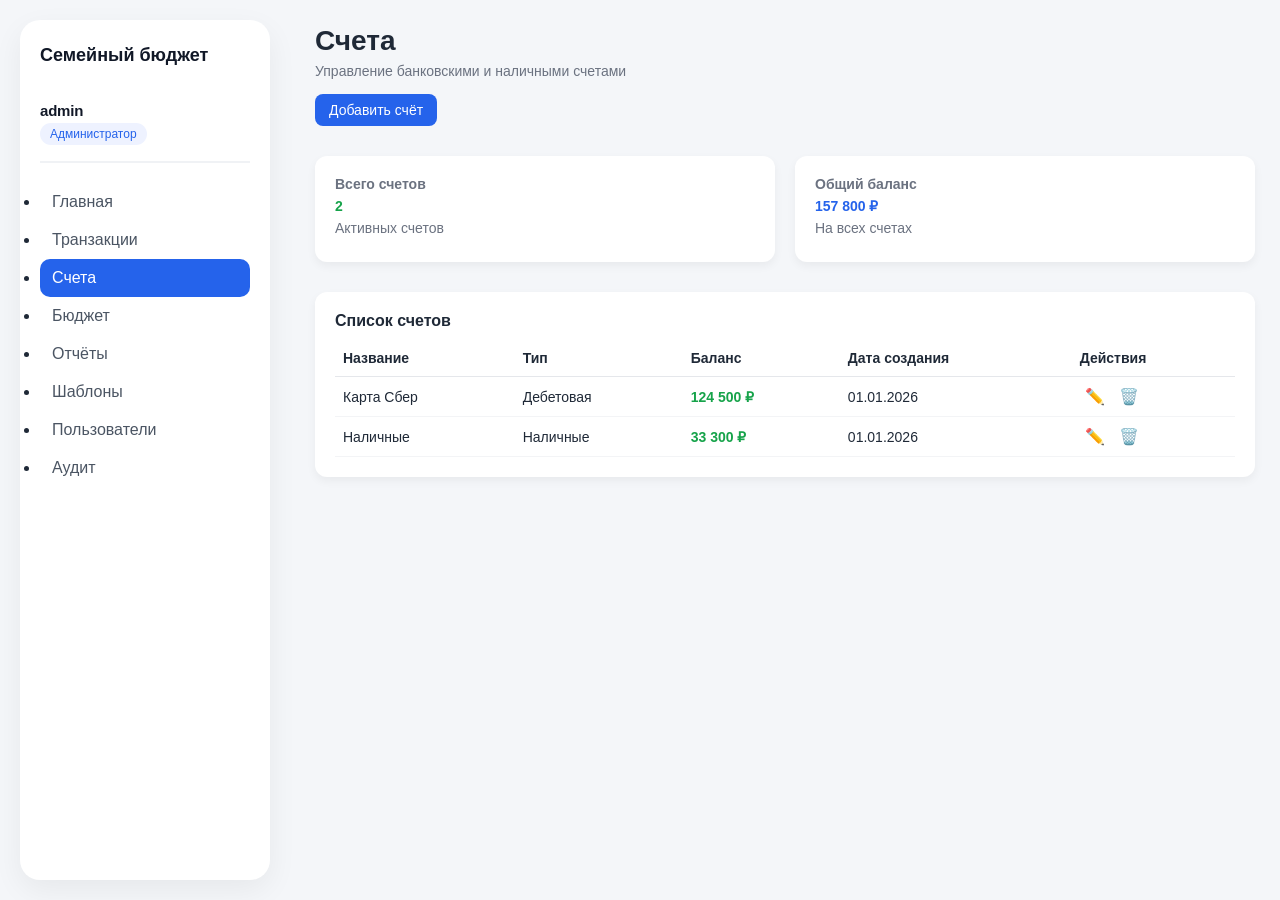
<file: proto/html/accounts.html>
<!DOCTYPE html>
<html lang="ru">
<head>
  <meta charset="UTF-8">
  <meta name="viewport" content="width=device-width, initial-scale=1.0">
  <title>Счета — Семейный бюджет</title>
  <link rel="stylesheet" href="assets/styles/main.css">
</head>
<body>
<div class="layout">

  <!-- Sidebar -->
  <aside class="sidebar">
    <div>
      <h2>Семейный бюджет</h2>
      
      <!-- Блок с пользователем -->
      <div class="sidebar-user">
        <p>admin</p>
        <span>Администратор</span>
      </div>

      <nav>
        <ul>
          <li><a href="home.html">Главная</a></li>
          <li><a href="transactions.html">Транзакции</a></li>
          <li><a href="accounts.html" class="active">Счета</a></li>
          <li><a href="budget.html">Бюджет</a></li>
          <li><a href="reports.html">Отчёты</a></li>
          <li><a href="templates.html">Шаблоны</a></li>
          <li><a href="users.html">Пользователи</a></li>
          <li><a href="audit.html">Аудит</a></li>
        </ul>
      </nav>
    </div>
  </aside>

  <!-- Main content -->
  <main class="content">

    <div class="top">
      <h1>Счета</h1>
      <p>Управление банковскими и наличными счетами</p>
      <button class="btn btn-primary" onclick="location.href='add-account.html'">Добавить счёт</button>
    </div>

    <!-- Статистика -->
    <div class="info">
      <div class="card sumall">
        <p class="card-title">Всего счетов</p>
        <p class="count">2</p>
        <p class="text">Активных счетов</p>
      </div>

      <div class="card balance">
        <p class="card-title">Общий баланс</p>
        <p class="count">157 800 ₽</p>
        <p class="text">На всех счетах</p>
      </div>
    </div>

    <!-- Таблица счетов -->
    <div class="card">
      <p class="card-title">Список счетов</p>

      <table class="table-transactions">
        <thead>
          <tr>
            <th>Название</th>
            <th>Тип</th>
            <th>Баланс</th>
            <th>Дата создания</th>
            <th>Действия</th>
          </tr>
        </thead>
        <tbody>
          <tr>
            <td>Карта Сбер</td>
            <td>Дебетовая</td>
            <td class="income">124 500 ₽</td>
            <td>01.01.2026</td>
            <td>
              <span class="action-icon">✏️</span>
              <span class="action-icon">🗑️</span>
            </td>
          </tr>
          <tr>
            <td>Наличные</td>
            <td>Наличные</td>
            <td class="income">33 300 ₽</td>
            <td>01.01.2026</td>
            <td>
              <span class="action-icon">✏️</span>
              <span class="action-icon">🗑️</span>
            </td>
          </tr>
        </tbody>
      </table>
    </div>

  </main>

</div>
</body>
</html>
</file>
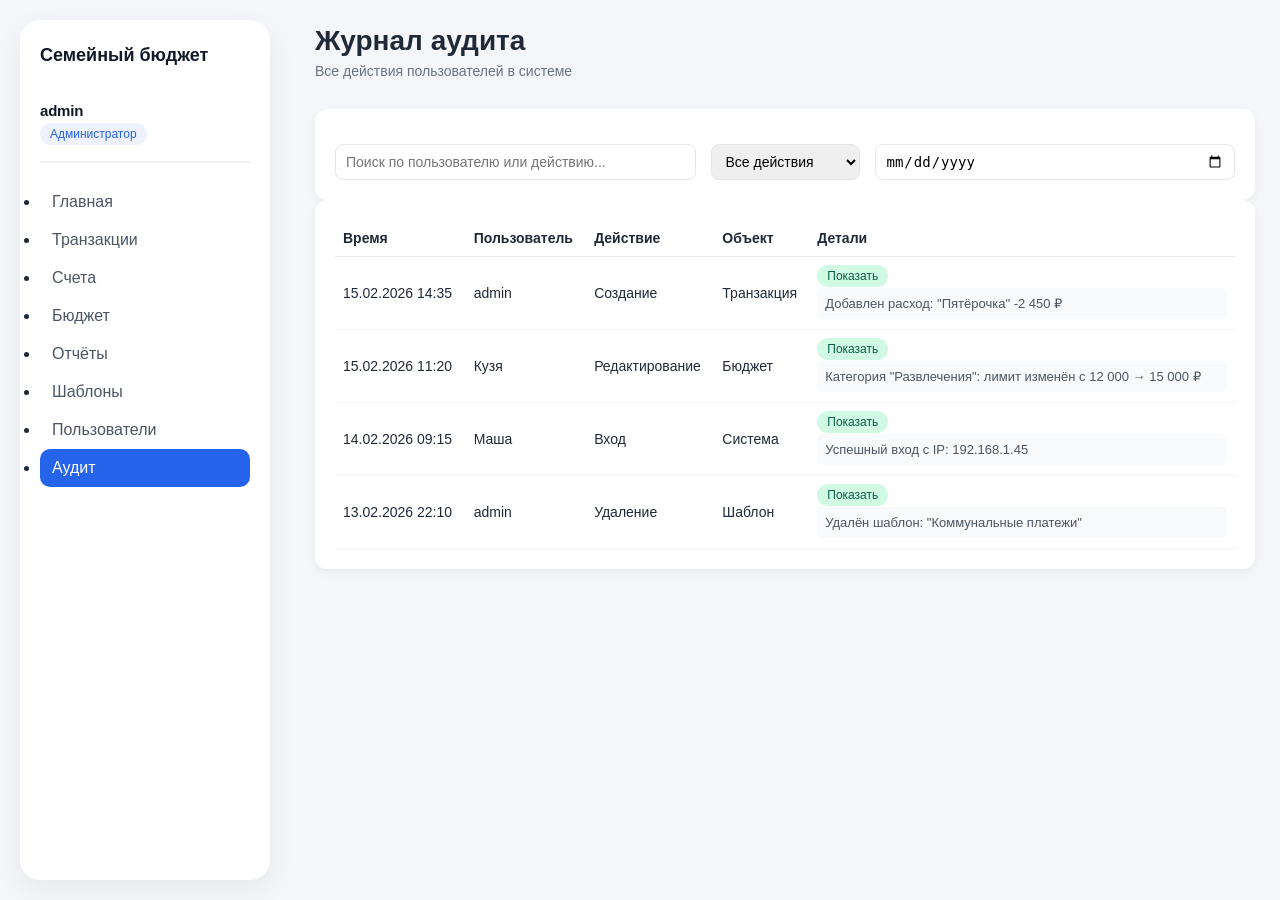
<file: proto/html/audit.html>
<!DOCTYPE html>
<html lang="ru">
<head>
  <meta charset="UTF-8">
  <meta name="viewport" content="width=device-width, initial-scale=1.0">
  <title>Аудит — Семейный бюджет</title>
  <link rel="stylesheet" href="assets/styles/main.css">
</head>
<body>
<div class="layout">
  <!-- Sidebar -->
  <aside class="sidebar">
    <div>
      <h2>Семейный бюджет</h2>
      <div class="sidebar-user">
        <p>admin</p>
        <span>Администратор</span>
      </div>
      <nav>
        <ul>
          <li><a href="home.html">Главная</a></li>
          <li><a href="transactions.html">Транзакции</a></li>
          <li><a href="accounts.html">Счета</a></li>
          <li><a href="budget.html">Бюджет</a></li>
          <li><a href="reports.html">Отчёты</a></li>
          <li><a href="templates.html">Шаблоны</a></li>
          <li><a href="users.html">Пользователи</a></li>
          <li><a href="audit.html" class="active">Аудит</a></li>
        </ul>
      </nav>
    </div>
  </aside>

  <main class="content">
    <div class="top">
      <h1>Журнал аудита</h1>
      <p>Все действия пользователей в системе</p>
    </div>

    <div class="card">
      <div class="filter">
        <input type="text" placeholder="Поиск по пользователю или действию..." />
        <select>
          <option>Все действия</option>
          <option>Создание</option>
          <option>Редактирование</option>
          <option>Удаление</option>
          <option>Вход в систему</option>
        </select>
        <input type="date" style="width: auto;" />
      </div>
    </div>

    <div class="card">
      <table class="table-transactions">
        <thead>
          <tr>
            <th>Время</th>
            <th>Пользователь</th>
            <th>Действие</th>
            <th>Объект</th>
            <th>Детали</th>
          </tr>
        </thead>
        <tbody>
          <tr>
            <td>15.02.2026 14:35</td>
            <td>admin</td>
            <td>Создание</td>
            <td>Транзакция</td>
            <td>
              <span class="status-badge status-active" style="cursor: pointer;">Показать</span>
              <div class="audit-detail">
                Добавлен расход: "Пятёрочка" -2 450 ₽
              </div>
            </td>
          </tr>
          <tr>
            <td>15.02.2026 11:20</td>
            <td>Кузя</td>
            <td>Редактирование</td>
            <td>Бюджет</td>
            <td>
              <span class="status-badge status-active" style="cursor: pointer;">Показать</span>
              <div class="audit-detail">
                Категория "Развлечения": лимит изменён с 12 000 → 15 000 ₽
              </div>
            </td>
          </tr>
          <tr>
            <td>14.02.2026 09:15</td>
            <td>Маша</td>
            <td>Вход</td>
            <td>Система</td>
            <td>
              <span class="status-badge status-active" style="cursor: pointer;">Показать</span>
              <div class="audit-detail">
                Успешный вход с IP: 192.168.1.45
              </div>
            </td>
          </tr>
          <tr>
            <td>13.02.2026 22:10</td>
            <td>admin</td>
            <td>Удаление</td>
            <td>Шаблон</td>
            <td>
              <span class="status-badge status-active" style="cursor: pointer;">Показать</span>
              <div class="audit-detail">
                Удалён шаблон: "Коммунальные платежи"
              </div>
            </td>
          </tr>
        </tbody>
      </table>
    </div>
  </main>
</div>
</body>
</html>
</file>
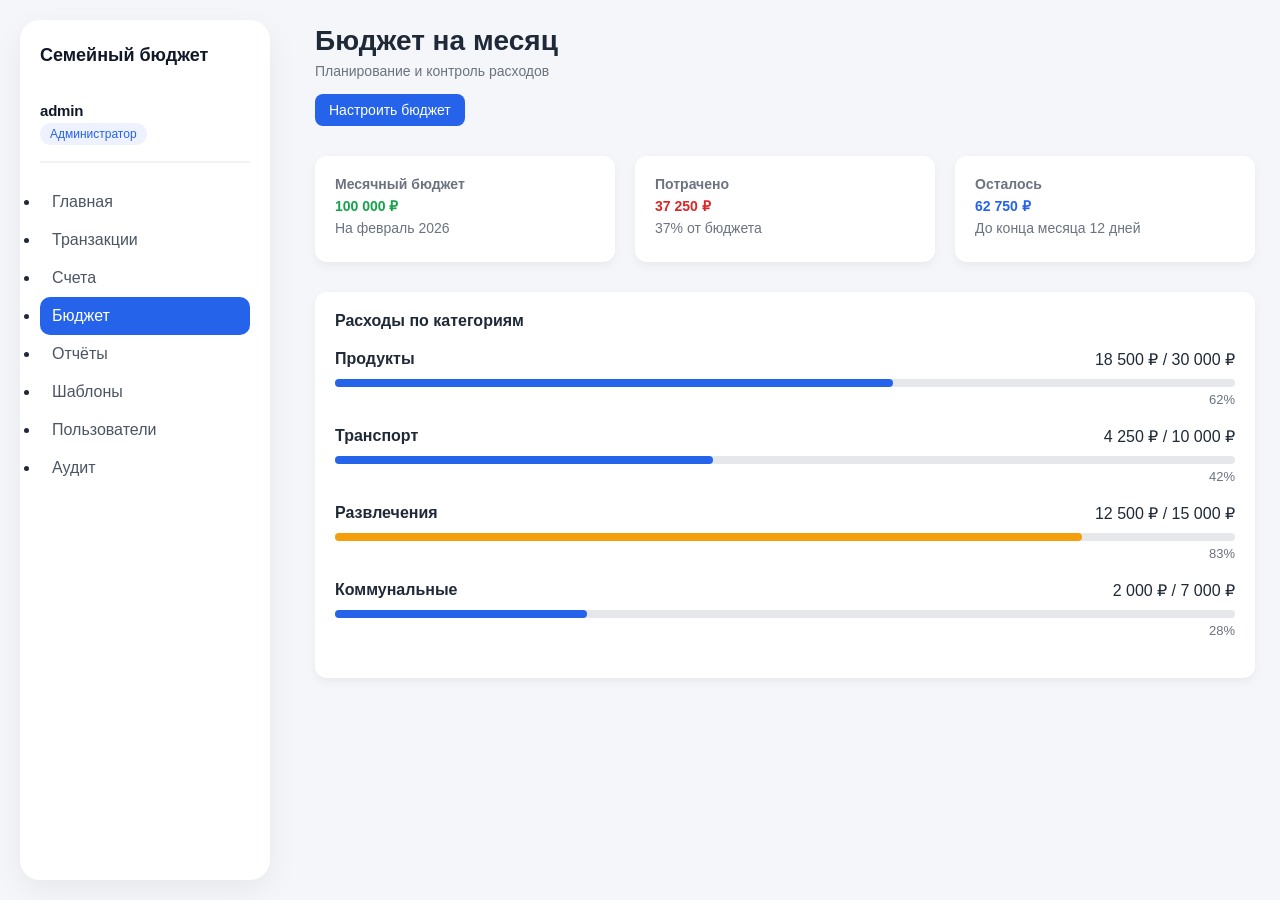
<file: proto/html/budget.html>
<!DOCTYPE html>
<html lang="ru">
<head>
  <meta charset="UTF-8">
  <meta name="viewport" content="width=device-width, initial-scale=1.0">
  <title>Бюджет — Семейный бюджет</title>
  <link rel="stylesheet" href="assets/styles/main.css">
</head>
<body>
<div class="layout">
  <!-- Sidebar -->
  <aside class="sidebar">
    <div>
      <h2>Семейный бюджет</h2>
      <div class="sidebar-user">
        <p>admin</p>
        <span>Администратор</span>
      </div>
      <nav>
        <ul>
          <li><a href="home.html">Главная</a></li>
          <li><a href="transactions.html">Транзакции</a></li>
          <li><a href="accounts.html">Счета</a></li>
          <li><a href="budget.html" class="active">Бюджет</a></li>
          <li><a href="reports.html">Отчёты</a></li>
          <li><a href="templates.html">Шаблоны</a></li>
          <li><a href="users.html">Пользователи</a></li>
          <li><a href="audit.html">Аудит</a></li>
        </ul>
      </nav>
    </div>
  </aside>

  <main class="content">
    <div class="top">
      <h1>Бюджет на месяц</h1>
      <p>Планирование и контроль расходов</p>
      <button class="btn btn-primary">Настроить бюджет</button>
    </div>

    <!-- Общая статистика бюджета -->
    <div class="info">
      <div class="card sumall">
        <p class="card-title">Месячный бюджет</p>
        <p class="count">100 000 ₽</p>
        <p class="text">На февраль 2026</p>
      </div>
      <div class="card expenceall">
        <p class="card-title">Потрачено</p>
        <p class="count expense">37 250 ₽</p>
        <p class="text">37% от бюджета</p>
      </div>
      <div class="card balance">
        <p class="card-title">Осталось</p>
        <p class="count">62 750 ₽</p>
        <p class="text">До конца месяца 12 дней</p>
      </div>
    </div>

    <!-- Детализация по категориям -->
    <div class="card">
      <p class="card-title">Расходы по категориям</p>
      
      <div style="margin: 20px 0;">
        <div style="display: flex; justify-content: space-between;">
          <span><strong>Продукты</strong></span>
          <span>18 500 ₽ / 30 000 ₽</span>
        </div>
        <div class="progress-bar">
          <div class="progress-fill" style="width: 62%;"></div>
        </div>
        <span class="progress-text">62%</span>
      </div>

      <div style="margin: 20px 0;">
        <div style="display: flex; justify-content: space-between;">
          <span><strong>Транспорт</strong></span>
          <span>4 250 ₽ / 10 000 ₽</span>
        </div>
        <div class="progress-bar">
          <div class="progress-fill" style="width: 42%;"></div>
        </div>
        <span class="progress-text">42%</span>
      </div>

      <div style="margin: 20px 0;">
        <div style="display: flex; justify-content: space-between;">
          <span><strong>Развлечения</strong></span>
          <span>12 500 ₽ / 15 000 ₽</span>
        </div>
        <div class="progress-bar">
          <div class="progress-fill" style="width: 83%; background: #f59e0b;"></div>
        </div>
        <span class="progress-text">83%</span>
      </div>

      <div style="margin: 20px 0;">
        <div style="display: flex; justify-content: space-between;">
          <span><strong>Коммунальные</strong></span>
          <span>2 000 ₽ / 7 000 ₽</span>
        </div>
        <div class="progress-bar">
          <div class="progress-fill" style="width: 28%;"></div>
        </div>
        <span class="progress-text">28%</span>
      </div>
    </div>
  </main>
</div>
</body>
</html>
</file>
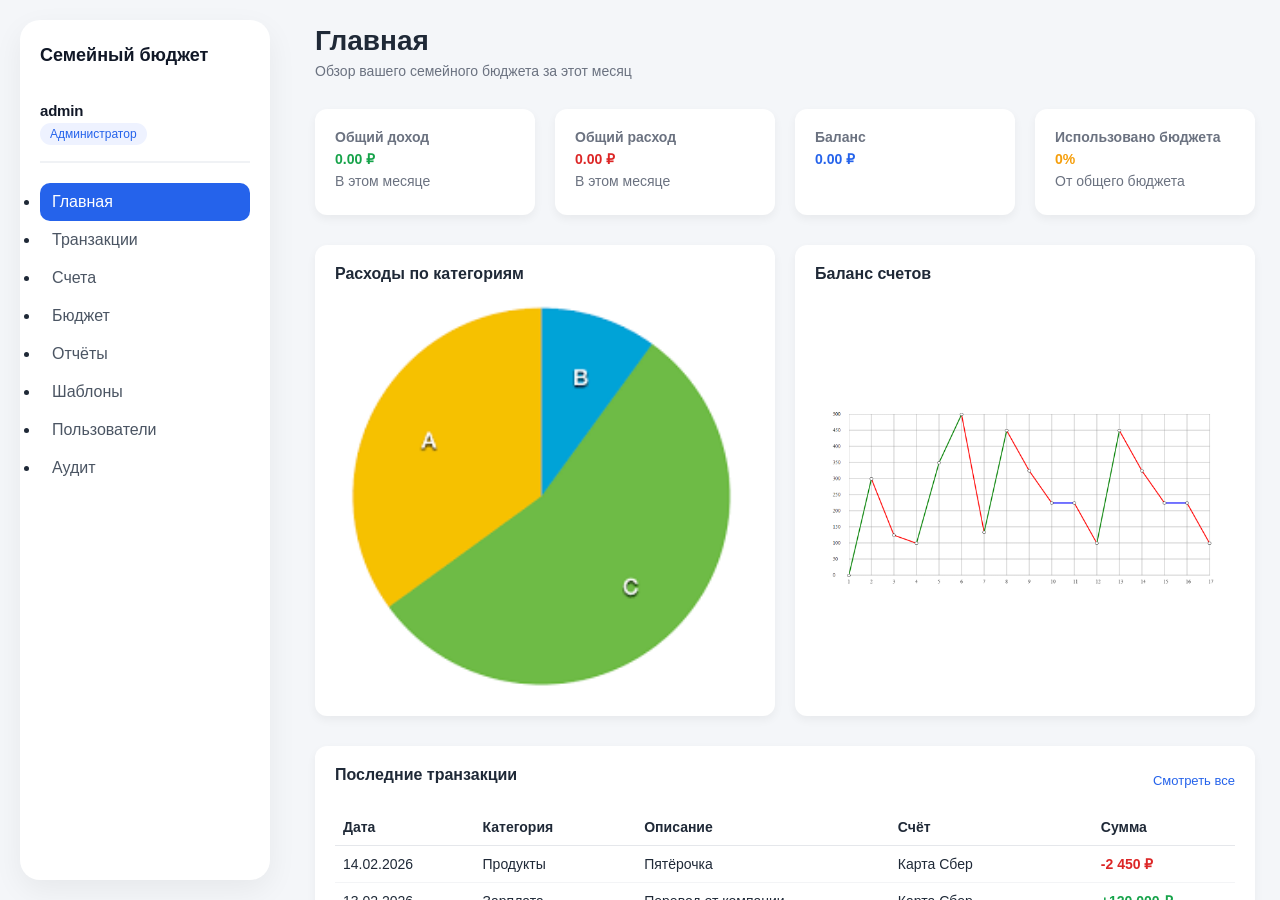
<file: proto/html/home.html>
<!DOCTYPE html>
<html lang="ru">
<head>
  <meta charset="UTF-8">
  <meta name="viewport" content="width=device-width, initial-scale=1.0">
  <title>Главная — Семейный бюджет</title>
  <link rel="stylesheet" href="assets/styles/main.css">
</head>
<body>
<div class="layout">

  <!-- Sidebar -->
  <aside class="sidebar">
    <div>
      <h2>Семейный бюджет</h2>
       <div class="sidebar-user">
         <p>admin</p>
         <span>Администратор</span>
       </div>
      <nav>
        <ul>
          <li><a href="home.html" class="active">Главная</a></li>
          <li><a href="transactions.html">Транзакции</a></li>
          <li><a href="accounts.html">Счета</a></li>
          <li><a href="budget.html">Бюджет</a></li>
          <li><a href="reports.html">Отчёты</a></li>
          <li><a href="templates.html">Шаблоны</a></li>
          <li><a href="users.html">Пользователи</a></li>
          <li><a href="audit.html">Аудит</a></li>
        </ul>
      </nav>
    </div>
  </aside>

  <!-- Main content -->
  <main class="content">

    <div class="top">
      <h1>Главная</h1>
      <p>Обзор вашего семейного бюджета за этот месяц</p>
    </div>

    <!-- Статистика -->
    <div class="info">
      <div class="card sumall">
        <p class="card-title">Общий доход</p>
        <p class="count">0.00 ₽</p>
        <p class="text">В этом месяце</p>
      </div>

      <div class="card expenceall">
        <p class="card-title">Общий расход</p>
        <p class="count">0.00 ₽</p>
        <p class="text">В этом месяце</p>
      </div>

      <div class="card balance">
        <p class="card-title">Баланс</p>
        <p class="count">0.00 ₽</p>
      </div>

      <div class="card sumused">
        <p class="card-title">Использовано бюджета</p>
        <p class="count">0%</p>
        <p class="text">От общего бюджета</p>
      </div>
    </div>

    <!-- Графики -->
    <div class="grafs">
      <div class="card">
        <p class="card-title">Расходы по категориям</p>
        <img src="assets/images/circlediagr.png" alt="Диаграмма">
      </div>

     <div class="card">
       <p class="card-title">Баланс счетов</p>
       <img src="assets/images/graf1.png" alt="График">
     </div>
    </div>

    <!-- Последние транзакции -->
    <div class="card">
  <div style="display:flex; justify-content:space-between; align-items:center; margin-bottom:15px;">
    <p class="card-title">Последние транзакции</p>
    <a href="transactions.html" class="view-all">Смотреть все</a>
  </div>

  <table class="table-transactions">
    <thead>
      <tr>
        <th>Дата</th>
        <th>Категория</th>
        <th>Описание</th>
        <th>Счёт</th>
        <th>Сумма</th>
      </tr>
    </thead>
    <tbody>
      <tr>
        <td>14.02.2026</td>
        <td>Продукты</td>
        <td>Пятёрочка</td>
        <td>Карта Сбер</td>
        <td class="expense">-2 450 ₽</td>
      </tr>
      <tr>
        <td>13.02.2026</td>
        <td>Зарплата</td>
        <td>Перевод от компании</td>
        <td>Карта Сбер</td>
        <td class="income">+120 000 ₽</td>
      </tr>
      <tr>
        <td>12.02.2026</td>
        <td>Транспорт</td>
        <td>Такси</td>
        <td>Наличные</td>
        <td class="expense">-600 ₽</td>
      </tr>
      <tr>
        <td>11.02.2026</td>
        <td>Развлечения</td>
        <td>Кино</td>
        <td>Карта Тинькофф</td>
        <td class="expense">-1 200 ₽</td>
      </tr>
    </tbody>
  </table>
</div>

  </main>

</div>
</body>
</html>
</file>
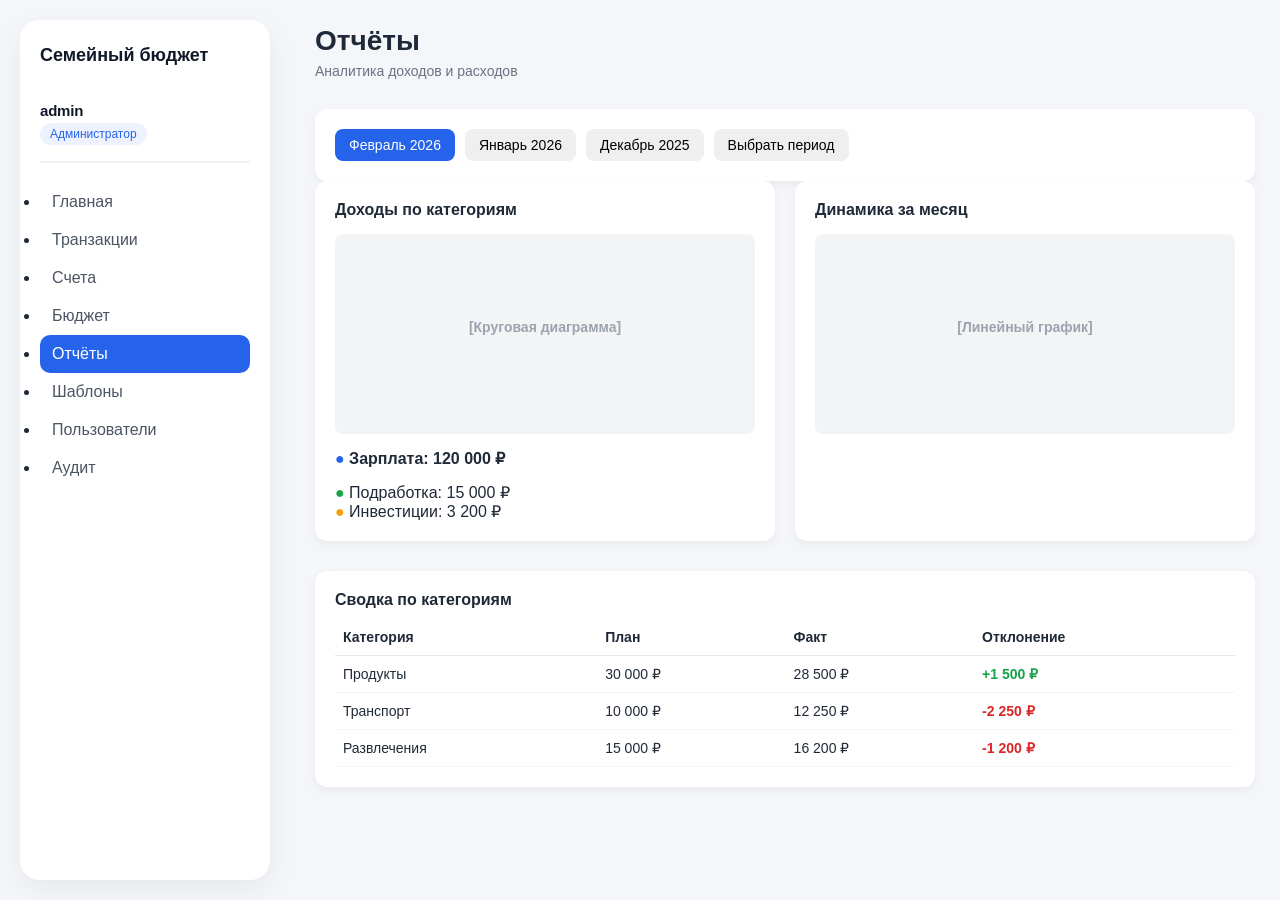
<file: proto/html/reports.html>
<!DOCTYPE html>
<html lang="ru">
<head>
  <meta charset="UTF-8">
  <meta name="viewport" content="width=device-width, initial-scale=1.0">
  <title>Отчёты — Семейный бюджет</title>
  <link rel="stylesheet" href="assets/styles/main.css">
</head>
<body>
<div class="layout">
  <!-- Sidebar -->
  <aside class="sidebar">
    <div>
      <h2>Семейный бюджет</h2>
      <div class="sidebar-user">
        <p>admin</p>
        <span>Администратор</span>
      </div>
      <nav>
        <ul>
          <li><a href="home.html">Главная</a></li>
          <li><a href="transactions.html">Транзакции</a></li>
          <li><a href="accounts.html">Счета</a></li>
          <li><a href="budget.html">Бюджет</a></li>
          <li><a href="reports.html" class="active">Отчёты</a></li>
          <li><a href="templates.html">Шаблоны</a></li>
          <li><a href="users.html">Пользователи</a></li>
          <li><a href="audit.html">Аудит</a></li>
        </ul>
      </nav>
    </div>
  </aside>

  <main class="content">
    <div class="top">
      <h1>Отчёты</h1>
      <p>Аналитика доходов и расходов</p>
    </div>

    <!-- Переключатель периода -->
    <div class="card" style="display: flex; gap: 10px; align-items: center;">
      <button class="btn btn-primary">Февраль 2026</button>
      <button class="btn">Январь 2026</button>
      <button class="btn">Декабрь 2025</button>
      <button class="btn">Выбрать период</button>
    </div>

    <!-- Графики -->
    <div class="grafs">
      <div class="card">
        <p class="card-title">Доходы по категориям</p>
        <div style="height: 200px; background: #f3f4f6; border-radius: 8px; display: flex; align-items: center; justify-content: center;">
          <p class="text">[Круговая диаграмма]</p>
        </div>
        <div style="margin-top: 15px;">
          <p><span style="color: #2563eb;">●</span> Зарплата: 120 000 ₽</p>
          <p><span style="color: #16a34a;">●</span> Подработка: 15 000 ₽</p>
          <p><span style="color: #f59e0b;">●</span> Инвестиции: 3 200 ₽</p>
        </div>
      </div>

      <div class="card">
        <p class="card-title">Динамика за месяц</p>
        <div style="height: 200px; background: #f3f4f6; border-radius: 8px; display: flex; align-items: center; justify-content: center;">
          <p class="text">[Линейный график]</p>
        </div>
      </div>
    </div>

    <!-- Сводная таблица -->
    <div class="card">
      <p class="card-title">Сводка по категориям</p>
      <table class="table-transactions">
        <thead>
          <tr>
            <th>Категория</th>
            <th>План</th>
            <th>Факт</th>
            <th>Отклонение</th>
          </tr>
        </thead>
        <tbody>
          <tr>
            <td>Продукты</td>
            <td>30 000 ₽</td>
            <td>28 500 ₽</td>
            <td class="income">+1 500 ₽</td>
          </tr>
          <tr>
            <td>Транспорт</td>
            <td>10 000 ₽</td>
            <td>12 250 ₽</td>
            <td class="expense">-2 250 ₽</td>
          </tr>
          <tr>
            <td>Развлечения</td>
            <td>15 000 ₽</td>
            <td>16 200 ₽</td>
            <td class="expense">-1 200 ₽</td>
          </tr>
        </tbody>
      </table>
    </div>
  </main>
</div>
</body>
</html>
</file>
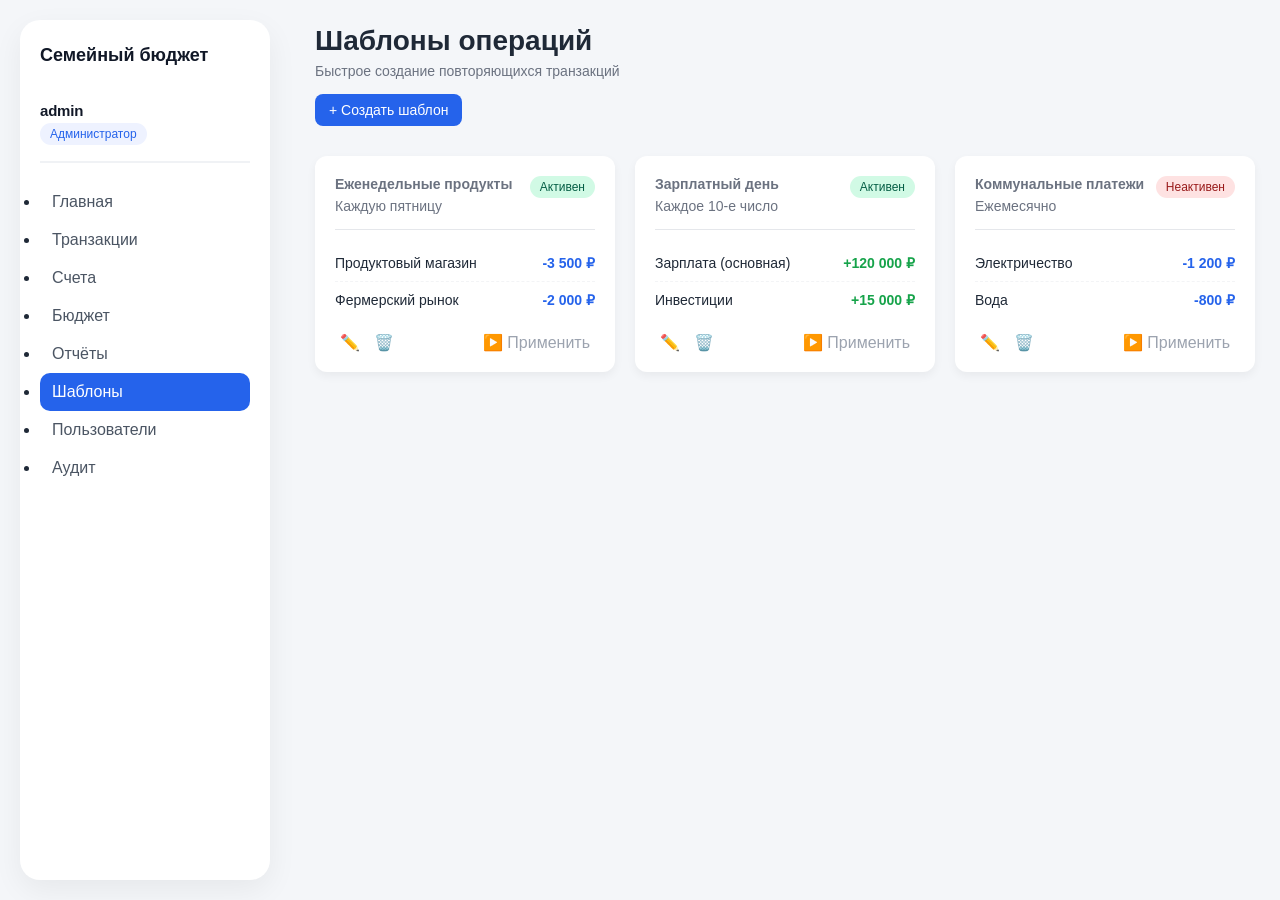
<file: proto/html/templates.html>
<!DOCTYPE html>
<html lang="ru">
<head>
  <meta charset="UTF-8">
  <meta name="viewport" content="width=device-width, initial-scale=1.0">
  <title>Шаблоны — Семейный бюджет</title>
  <link rel="stylesheet" href="assets/styles/main.css">
</head>
<body>
<div class="layout">
  <!-- Sidebar -->
  <aside class="sidebar">
    <div>
      <h2>Семейный бюджет</h2>
      <div class="sidebar-user">
        <p>admin</p>
        <span>Администратор</span>
      </div>
      <nav>
        <ul>
          <li><a href="home.html">Главная</a></li>
          <li><a href="transactions.html">Транзакции</a></li>
          <li><a href="accounts.html">Счета</a></li>
          <li><a href="budget.html">Бюджет</a></li>
          <li><a href="reports.html">Отчёты</a></li>
          <li><a href="templates.html" class="active">Шаблоны</a></li>
          <li><a href="users.html">Пользователи</a></li>
          <li><a href="audit.html">Аудит</a></li>
        </ul>
      </nav>
    </div>
  </aside>

  <main class="content">
    <div class="top">
      <h1>Шаблоны операций</h1>
      <p>Быстрое создание повторяющихся транзакций</p>
      <button class="btn btn-primary">+ Создать шаблон</button>
    </div>

    <div class="info" style="grid-template-columns: repeat(auto-fit, minmax(300px, 1fr));">
      <!-- Шаблон 1 -->
      <div class="card">
        <div style="display: flex; justify-content: space-between;">
          <p class="card-title">Еженедельные продукты</p>
          <span class="status-badge status-active">Активен</span>
        </div>
        <p class="text">Каждую пятницу</p>
        <div class="template-steps">
          <div class="template-step">
            <span>Продуктовый магазин</span>
            <span class="step-amount">-3 500 ₽</span>
          </div>
          <div class="template-step">
            <span>Фермерский рынок</span>
            <span class="step-amount">-2 000 ₽</span>
          </div>
        </div>
        <div style="margin-top: 15px;">
          <span class="action-icon">✏️</span>
          <span class="action-icon">🗑️</span>
          <span class="action-icon" style="float: right;">▶️ Применить</span>
        </div>
      </div>

      <!-- Шаблон 2 -->
      <div class="card">
        <div style="display: flex; justify-content: space-between;">
          <p class="card-title">Зарплатный день</p>
          <span class="status-badge status-active">Активен</span>
        </div>
        <p class="text">Каждое 10-е число</p>
        <div class="template-steps">
          <div class="template-step">
            <span>Зарплата (основная)</span>
            <span class="step-amount" style="color: #16a34a;">+120 000 ₽</span>
          </div>
          <div class="template-step">
            <span>Инвестиции</span>
            <span class="step-amount" style="color: #16a34a;">+15 000 ₽</span>
          </div>
        </div>
        <div style="margin-top: 15px;">
          <span class="action-icon">✏️</span>
          <span class="action-icon">🗑️</span>
          <span class="action-icon" style="float: right;">▶️ Применить</span>
        </div>
      </div>

      <!-- Шаблон 3 (неактивный) -->
      <div class="card">
        <div style="display: flex; justify-content: space-between;">
          <p class="card-title">Коммунальные платежи</p>
          <span class="status-badge status-inactive">Неактивен</span>
        </div>
        <p class="text">Ежемесячно</p>
        <div class="template-steps">
          <div class="template-step">
            <span>Электричество</span>
            <span class="step-amount">-1 200 ₽</span>
          </div>
          <div class="template-step">
            <span>Вода</span>
            <span class="step-amount">-800 ₽</span>
          </div>
        </div>
        <div style="margin-top: 15px;">
          <span class="action-icon">✏️</span>
          <span class="action-icon">🗑️</span>
          <span class="action-icon" style="float: right;">▶️ Применить</span>
        </div>
      </div>
    </div>
  </main>
</div>
</body>
</html>
</file>
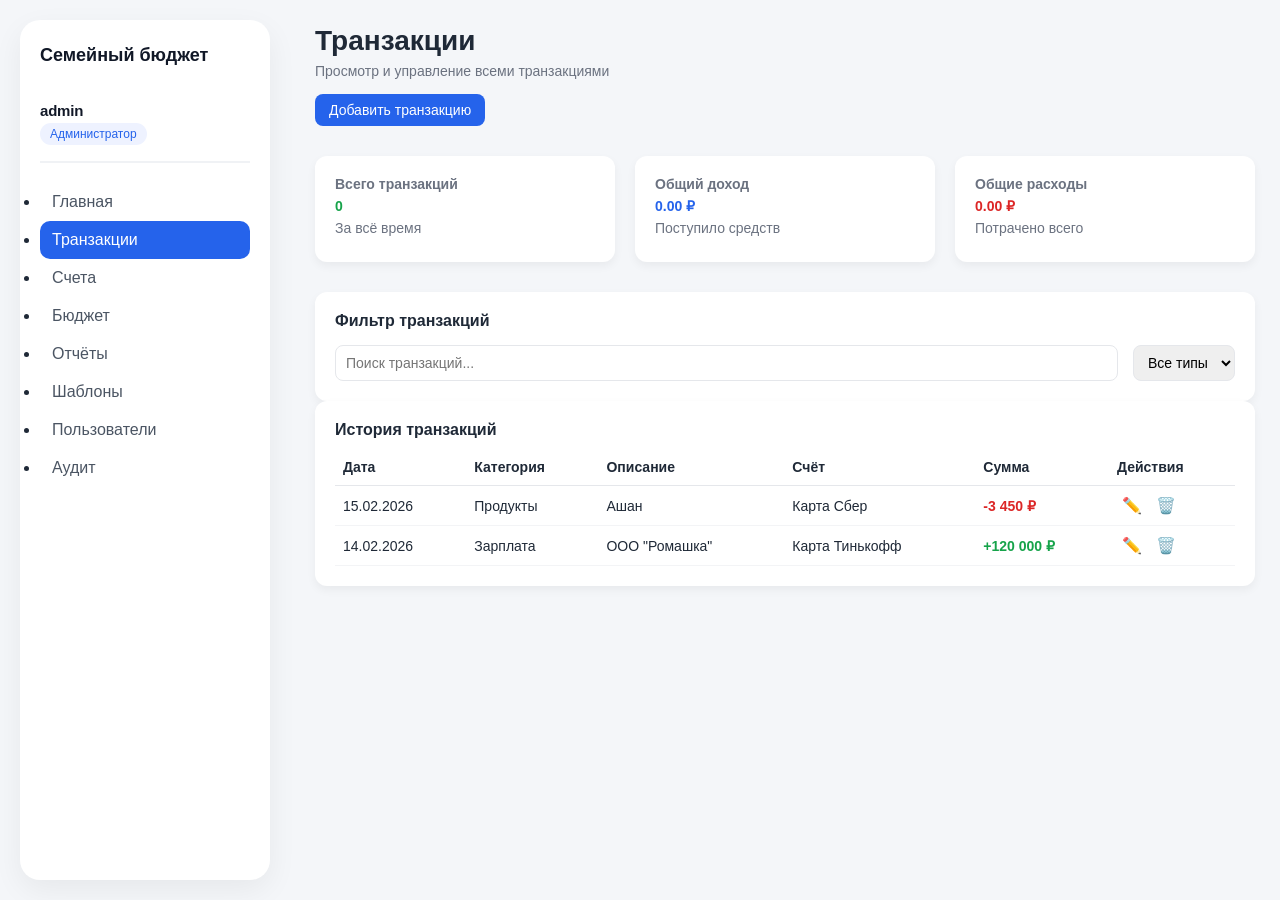
<file: proto/html/transactions.html>
<!DOCTYPE html>
<html lang="ru">
<head>
  <meta charset="UTF-8">
  <meta name="viewport" content="width=device-width, initial-scale=1.0">
  <title>Транзакции — Семейный бюджет</title>
  <link rel="stylesheet" href="assets/styles/main.css">
</head>
<body>
<div class="layout">

  <!-- Sidebar -->
  <aside class="sidebar">
    <div>
      <h2>Семейный бюджет</h2>

      <div class="sidebar-user">
        <p>admin</p>
        <span>Администратор</span>
      </div>

      <nav>
        <ul>
          <li><a href="home.html">Главная</a></li>
          <li><a href="transactions.html" class="active">Транзакции</a></li>
          <li><a href="accounts.html">Счета</a></li>
          <li><a href="budget.html">Бюджет</a></li>
          <li><a href="reports.html">Отчёты</a></li>
          <li><a href="templates.html">Шаблоны</a></li>
          <li><a href="users.html">Пользователи</a></li>
          <li><a href="audit.html">Аудит</a></li>
        </ul>
      </nav>
    </div>
  </aside>

  <!-- Main content -->
  <main class="content">

    <div class="top">
      <h1>Транзакции</h1>
      <p>Просмотр и управление всеми транзакциями</p>
      <button class="btn btn-primary" onclick="location.href='add-transaction.html'">Добавить транзакцию</button>
    </div>

    <!-- Статистика -->
    <div class="info">
      <div class="card sumall">
        <p class="card-title">Всего транзакций</p>
        <p class="count">0</p>
        <p class="text">За всё время</p>
      </div>

      <div class="card balance">
        <p class="card-title">Общий доход</p>
        <p class="count income">0.00 ₽</p>
        <p class="text">Поступило средств</p>
      </div>

      <div class="card expenceall">
        <p class="card-title">Общие расходы</p>
        <p class="count expense">0.00 ₽</p>
        <p class="text">Потрачено всего</p>
      </div>
    </div>

    <!-- Фильтр -->
    <div class="card">
      <p class="card-title">Фильтр транзакций</p>
      <div class="filter">
        <input type="text" placeholder="Поиск транзакций..." />
        <select>
          <option>Все типы</option>
          <option>Доход</option>
          <option>Расход</option>
        </select>
      </div>
    </div>

    <!-- Таблица транзакций -->
    <div class="card">
      <p class="card-title">История транзакций</p>
      <table class="table-transactions">
        <thead>
          <tr>
            <th>Дата</th>
            <th>Категория</th>
            <th>Описание</th>
            <th>Счёт</th>
            <th>Сумма</th>
            <th>Действия</th>
          </tr>
        </thead>
        <tbody>
          <tr>
            <td>15.02.2026</td>
            <td>Продукты</td>
            <td>Ашан</td>
            <td>Карта Сбер</td>
            <td class="expense">-3 450 ₽</td>
            <td>
              <span class="action-icon">✏️</span>
              <span class="action-icon">🗑️</span>
            </td>
          </tr>
          <tr>
            <td>14.02.2026</td>
            <td>Зарплата</td>
            <td>ООО "Ромашка"</td>
            <td>Карта Тинькофф</td>
            <td class="income">+120 000 ₽</td>
            <td>
              <span class="action-icon">✏️</span>
              <span class="action-icon">🗑️</span>
            </td>
          </tr>
        </tbody>
      </table>
    </div>

  </main>

</div>
</body>
</html>
</file>
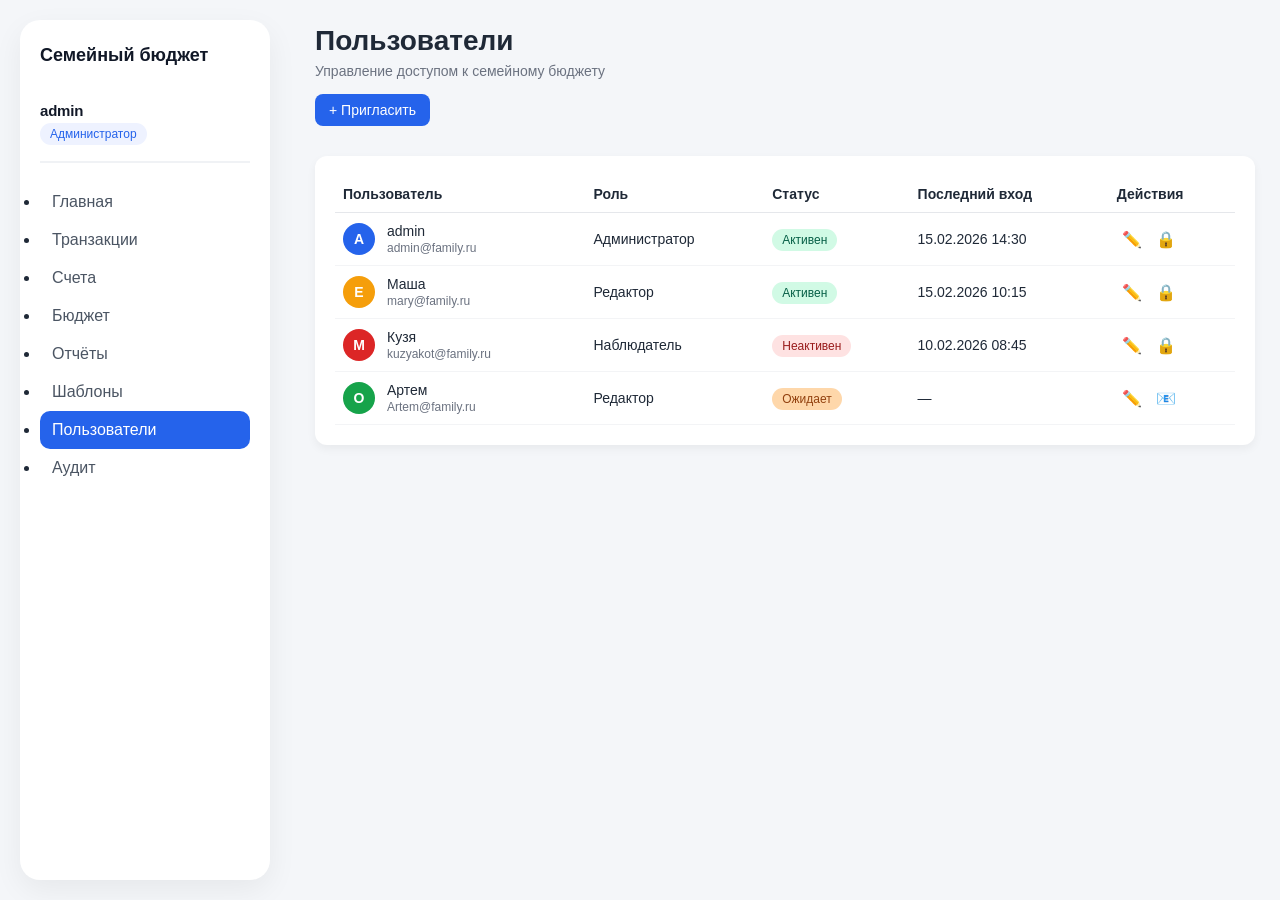
<file: proto/html/users.html>
<!DOCTYPE html>
<html lang="ru">
<head>
  <meta charset="UTF-8">
  <meta name="viewport" content="width=device-width, initial-scale=1.0">
  <title>Пользователи — Семейный бюджет</title>
  <link rel="stylesheet" href="assets/styles/main.css">
</head>
<body>
<div class="layout">
  <!-- Sidebar -->
  <aside class="sidebar">
    <div>
      <h2>Семейный бюджет</h2>
      <div class="sidebar-user">
        <p>admin</p>
        <span>Администратор</span>
      </div>
      <nav>
        <ul>
          <li><a href="home.html">Главная</a></li>
          <li><a href="transactions.html">Транзакции</a></li>
          <li><a href="accounts.html">Счета</a></li>
          <li><a href="budget.html">Бюджет</a></li>
          <li><a href="reports.html">Отчёты</a></li>
          <li><a href="templates.html">Шаблоны</a></li>
          <li><a href="users.html" class="active">Пользователи</a></li>
          <li><a href="audit.html">Аудит</a></li>
        </ul>
      </nav>
    </div>
  </aside>

  <main class="content">
    <div class="top">
      <h1>Пользователи</h1>
      <p>Управление доступом к семейному бюджету</p>
      <button class="btn btn-primary">+ Пригласить</button>
    </div>

    <div class="card">
      <table class="table-transactions">
        <thead>
          <tr>
            <th>Пользователь</th>
            <th>Роль</th>
            <th>Статус</th>
            <th>Последний вход</th>
            <th>Действия</th>
          </tr>
        </thead>
        <tbody>
          <tr>
            <td>
              <div class="user-row">
                <div class="user-avatar">А</div>
                <div class="user-info">
                  <p>admin</p>
                  <span>admin@family.ru</span>
                </div>
              </div>
            </td>
            <td>Администратор</td>
            <td><span class="status-badge status-active">Активен</span></td>
            <td>15.02.2026 14:30</td>
            <td>
              <span class="action-icon">✏️</span>
              <span class="action-icon">🔒</span>
            </td>
          </tr>
          <tr>
            <td>
              <div class="user-row">
                <div class="user-avatar" style="background: #f59e0b;">Е</div>
                <div class="user-info">
                  <p>Маша</p>
                  <span>mary@family.ru</span>
                </div>
              </div>
            </td>
            <td>Редактор</td>
            <td><span class="status-badge status-active">Активен</span></td>
            <td>15.02.2026 10:15</td>
            <td>
              <span class="action-icon">✏️</span>
              <span class="action-icon">🔒</span>
            </td>
          </tr>
          <tr>
            <td>
              <div class="user-row">
                <div class="user-avatar" style="background: #dc2626;">М</div>
                <div class="user-info">
                  <p>Кузя</p>
                  <span>kuzyakot@family.ru</span>
                </div>
              </div>
            </td>
            <td>Наблюдатель</td>
            <td><span class="status-badge status-inactive">Неактивен</span></td>
            <td>10.02.2026 08:45</td>
            <td>
              <span class="action-icon">✏️</span>
              <span class="action-icon">🔒</span>
            </td>
          </tr>
          <tr>
            <td>
              <div class="user-row">
                <div class="user-avatar" style="background: #16a34a;">О</div>
                <div class="user-info">
                  <p>Артем</p>
                  <span>Artem@family.ru</span>
                </div>
              </div>
            </td>
            <td>Редактор</td>
            <td><span class="status-badge status-pending">Ожидает</span></td>
            <td>—</td>
            <td>
              <span class="action-icon">✏️</span>
              <span class="action-icon">📧</span>
            </td>
          </tr>
        </tbody>
      </table>
    </div>
  </main>
</div>
</body>
</html>
</file>
<file: proto/html/assets/styles/main.css>
/* ===== Сброс ===== */
* {
  margin: 0;
  padding: 0;
  box-sizing: border-box;
}

body {
  margin: 0;
  font-family: -apple-system, BlinkMacSystemFont, "Segoe UI", Roboto, Arial, sans-serif;
  background-color: #f4f6f9;
  color: #1f2937;
  padding: 0;
}

/* ===== Верхняя часть ===== */
.top {
  margin-bottom: 30px;
}

.top h1 {
  font-size: 28px;
  font-weight: 600;
  margin-bottom: 6px;
}

.top p {
  font-size: 14px;
  color: #6b7280;
}

/* ===== Карточки статистики ===== */
.info {
  display: grid;
  grid-template-columns: repeat(auto-fit, minmax(220px, 1fr));
  gap: 20px;
  margin-bottom: 30px;
}

.info > div {
  background: #ffffff;
  padding: 20px;
  border-radius: 12px;
  box-shadow: 0 4px 10px rgba(0, 0, 0, 0.05);
  transition: 0.2s ease;
}

.info > div:hover {
  transform: translateY(-4px);
  box-shadow: 0 6px 16px rgba(0, 0, 0, 0.08);
}

.info p {
  font-size: 14px;
  color: #6b7280;
  margin-bottom: 6px;
}

.count {
  font-size: 22px;
  font-weight: 600;
  margin-bottom: 6px;
  color: #111827;
}

/* Цветовые акценты */
.sumall .count {
  color: #16a34a;
}

.expenceall .count {
  color: #dc2626;
}

.balance .count {
  color: #2563eb;
}

.sumused .count {
  color: #f59e0b;
}

/* ===== Графики ===== */
.grafs {
  display: grid;
  grid-template-columns: 1fr 1fr;
  gap: 20px;
  margin-bottom: 30px;
}

.grafs .card {
  background: #ffffff;
  padding: 20px;
  border-radius: 12px;
  box-shadow: 0 4px 10px rgba(0, 0, 0, 0.05);
  min-height: 280px;
  display: flex;
  flex-direction: column;
}

.grafs .card p:first-child {
  font-weight: 600;
  margin-bottom: 15px;
}

.grafs .card img {
  width: 100%;
  max-width: 400px;  
  height: auto;
  margin: auto;   
  display: block;
  object-fit: contain; 
}

.text {
  color: #9ca3af;
  font-size: 14px;
}

/* ===== Таблица транзакций ===== */
.table {
  margin-bottom: 30px;
}

.transactions {
  background: #ffffff;
  padding: 20px;
  border-radius: 12px;
  min-height: 150px;
  box-shadow: 0 4px 10px rgba(0, 0, 0, 0.05);
}

.transactions p:first-child {
  font-weight: 600;
  margin-bottom: 15px;
}

/* ===== Адаптивность ===== */
@media (max-width: 768px) {
  body {
    padding: 15px;
  }

  .grafs {
    grid-template-columns: 1fr;
  }

  .count {
    font-size: 18px;
  }

  .top h1 {
    font-size: 22px;
  }
}

/* ===== Layout ===== */
.layout {
  display: flex;
  height: 100vh;
  align-items: stretch;
}

/* ===== Sidebar ===== */
.sidebar {
  width: 250px;
  background: #ffffff;
  border-radius: 20px;
  margin: 20px;
  padding: 25px 20px;
  display: flex;
  flex-direction: column;
  gap: 30px;
  box-shadow: 0 10px 30px rgba(0,0,0,0.06);
}

.sidebar h2 {
  font-size: 18px;
  font-weight: 600;
  margin-bottom: 20px;
  color: #111827;
}

.sidebar a {
  text-decoration: none;
  color: #4b5563;
  display: block;
  padding: 10px 12px;
  border-radius: 10px;
  transition: 0.2s;
}

.sidebar a:hover {
  background: #f3f4f6;
}

.sidebar a.active {
  background: #2563eb;
  color: #ffffff;
}

.sidebar-user {
  padding: 16px 0;
  margin-bottom: 20px;
  border-bottom: 2px solid #f0f2f5;
}

.sidebar-user p {
  font-size: 15px;
  font-weight: 600;
  margin: 0 0 4px 0;
  color: #111827;
  letter-spacing: -0.2px;
}

.sidebar-user span {
  font-size: 12px;
  color: #2563eb;
  background: #eef2ff;
  padding: 4px 10px;
  border-radius: 30px;
  display: inline-block;
  font-weight: 500;
}

.sidebar nav {
  margin-top: 10px;
}

/* ===== Main content ===== */
.content {
  flex: 1;
  padding: 25px;
  overflow-y: auto;
}

/* ===== Универсальная карточка ===== */
.card {
  background: #ffffff;
  padding: 20px;
  border-radius: 12px;
  box-shadow: 0 4px 10px rgba(0,0,0,0.05);
}

.card-title {
  font-weight: 600;
  margin-bottom: 10px;
}

/* ===== Таблица ===== */
.table-transactions {
  width: 100%;
  border-collapse: collapse;
}

.table-transactions th,
.table-transactions td {
  text-align: left;
  padding: 10px 8px;
  font-size: 14px;
}

.table-transactions thead {
  border-bottom: 1px solid #e5e7eb;
}

.table-transactions tbody tr {
  border-bottom: 1px solid #f3f4f6;
}

.table-transactions tbody tr:hover {
  background: #f9fafb;
}

.income {
  color: #16a34a;
  font-weight: 600;
}

.expense {
  color: #dc2626;
  font-weight: 600;
}

.view-all {
  font-size: 13px;
  text-decoration: none;
  color: #2563eb;
}

/* ===== Кнопка ===== */

.top button {
  margin-top: 15px;
}

.btn {
  padding: 8px 14px;
  border-radius: 8px;
  border: none;
  font-size: 14px;
  cursor: pointer;
}

.btn-primary {
  background: #2563eb;
  color: #ffffff;
  transition: 0.2s;
}

.btn-primary:hover {
  background: #1e40af;
}

.view-all:hover {
  text-decoration: underline;
}


/* ===== Фильтр ===== */

.filter {
  display: flex;
  gap: 15px;
  margin-top: 15px;
}

.filter input,
.filter select {
  padding: 8px 10px;
  border-radius: 8px;
  border: 1px solid #e5e7eb;
  font-size: 14px;
}

.filter input {
  flex: 1;
}

.empty {
  text-align: center;
  padding: 25px;
  color: #9ca3af;
  font-size: 14px;
}

/* ===== для новых страниц ===== */

/* Прогресс-бар */
.progress-bar {
  width: 100%;
  height: 8px;
  background: #e5e7eb;
  border-radius: 20px;
  margin: 10px 0 5px;
}

.progress-fill {
  height: 8px;
  background: #2563eb;
  border-radius: 20px;
  width: 0%; /* Будет меняться динамически */
}

.progress-text {
  font-size: 13px;
  color: #6b7280;
  display: block;
  text-align: right;
}

/* Шаги шаблона */
.template-steps {
  margin-top: 15px;
  border-top: 1px solid #e5e7eb;
  padding-top: 15px;
}

.template-step {
  font-size: 14px;
  padding: 10px 0;
  border-bottom: 1px dashed #f3f4f6;
  display: flex;
  justify-content: space-between;
}

.template-step:last-child {
  border-bottom: none;
}

.step-amount {
  font-weight: 600;
  color: #2563eb;
}

/* Аватарки пользователей */
.user-avatar {
  width: 32px;
  height: 32px;
  background: #2563eb;
  color: white;
  border-radius: 50%;
  display: flex;
  align-items: center;
  justify-content: center;
  font-weight: 600;
  font-size: 14px;
}

.user-row {
  display: flex;
  align-items: center;
  gap: 12px;
}

.user-info p {
  margin: 0;
  font-weight: 500;
}

.user-info span {
  font-size: 12px;
  color: #6b7280;
}

/* Статусы */
.status-badge {
  padding: 4px 10px;
  border-radius: 30px;
  font-size: 12px;
  font-weight: 500;
  width: fit-content;
}

.status-active {
  background: #d1fae5;
  color: #065f46;
}

.status-inactive {
  background: #fee2e2;
  color: #991b1b;
}

.status-pending {
  background: #fed7aa;
  color: #92400e;
}

/* Детали записи аудита */
.audit-detail {
  font-size: 13px;
  color: #4b5563;
  margin-top: 5px;
  padding: 8px;
  background: #f9fafb;
  border-radius: 6px;
}

/* Иконки действий */
.action-icon {
  color: #9ca3af;
  margin: 0 5px;
  cursor: pointer;
  font-size: 16px;
}

.action-icon:hover {
  color: #2563eb;
}
</file>
